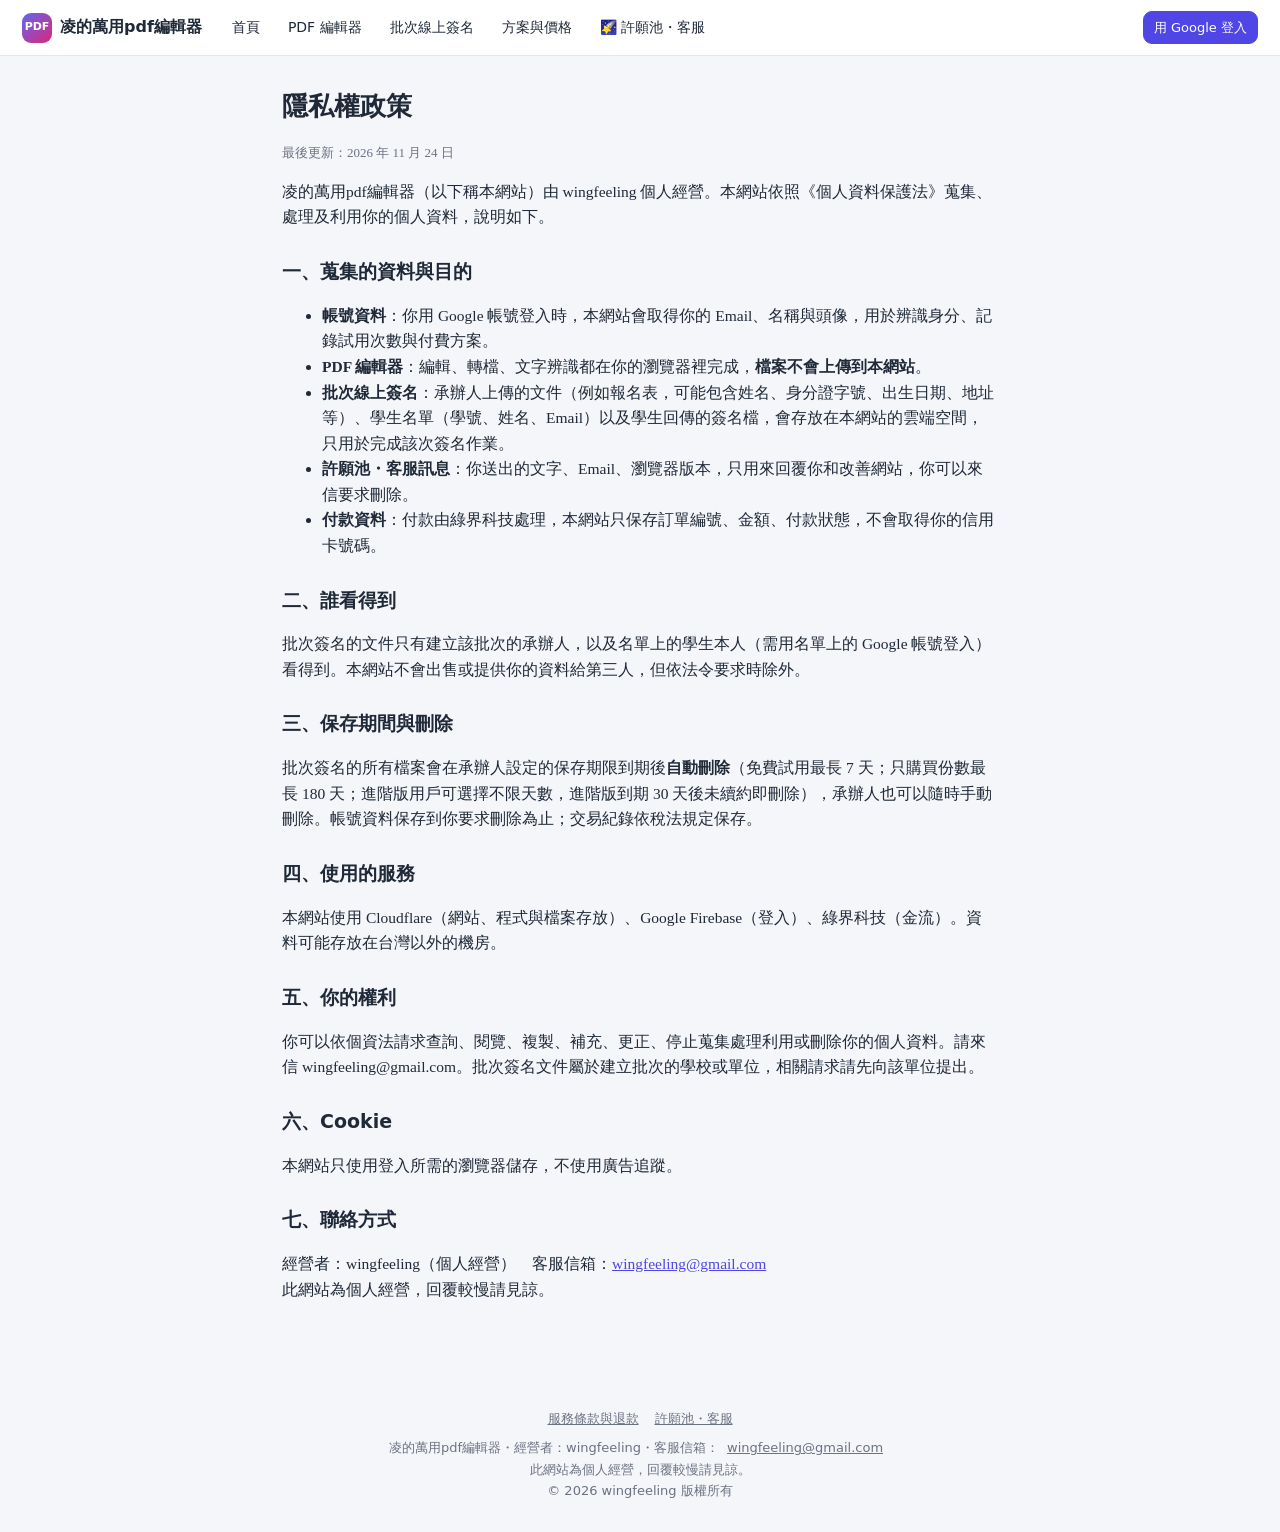
<file: web/privacy.html>
<!doctype html>
<html lang="zh-Hant-TW">
<head><meta charset="utf-8"><meta name="viewport" content="width=device-width,initial-scale=1"><title>隱私權政策｜凌的萬用pdf編輯器</title><link rel="stylesheet" href="css/site.css"></head>
<body><div id="siteHeader"></div>
<div class="wrap narrow doc">
<h1>隱私權政策</h1>
<p class="muted small">最後更新：2026 年 11 月 24 日</p>
<p>凌的萬用pdf編輯器（以下稱本網站）由 wingfeeling 個人經營。本網站依照《個人資料保護法》蒐集、處理及利用你的個人資料，說明如下。</p>
<h2>一、蒐集的資料與目的</h2>
<ul>
<li><b>帳號資料</b>：你用 Google 帳號登入時，本網站會取得你的 Email、名稱與頭像，用於辨識身分、記錄試用次數與付費方案。</li>
<li><b>PDF 編輯器</b>：編輯、轉檔、文字辨識都在你的瀏覽器裡完成，<b>檔案不會上傳到本網站</b>。</li>
<li><b>批次線上簽名</b>：承辦人上傳的文件（例如報名表，可能包含姓名、身分證字號、出生日期、地址等）、學生名單（學號、姓名、Email）以及學生回傳的簽名檔，會存放在本網站的雲端空間，只用於完成該次簽名作業。</li>
<li><b>許願池・客服訊息</b>：你送出的文字、Email、瀏覽器版本，只用來回覆你和改善網站，你可以來信要求刪除。</li>
<li><b>付款資料</b>：付款由綠界科技處理，本網站只保存訂單編號、金額、付款狀態，不會取得你的信用卡號碼。</li>
</ul>
<h2>二、誰看得到</h2>
<p>批次簽名的文件只有建立該批次的承辦人，以及名單上的學生本人（需用名單上的 Google 帳號登入）看得到。本網站不會出售或提供你的資料給第三人，但依法令要求時除外。</p>
<h2>三、保存期間與刪除</h2>
<p>批次簽名的所有檔案會在承辦人設定的保存期限到期後<b>自動刪除</b>（免費試用最長 7 天；只購買份數最長 180 天；進階版用戶可選擇不限天數，進階版到期 30 天後未續約即刪除），承辦人也可以隨時手動刪除。帳號資料保存到你要求刪除為止；交易紀錄依稅法規定保存。</p>
<h2>四、使用的服務</h2>
<p>本網站使用 Cloudflare（網站、程式與檔案存放）、Google Firebase（登入）、綠界科技（金流）。資料可能存放在台灣以外的機房。</p>
<h2>五、你的權利</h2>
<p>你可以依個資法請求查詢、閱覽、複製、補充、更正、停止蒐集處理利用或刪除你的個人資料。請來信 wingfeeling@gmail.com。批次簽名文件屬於建立批次的學校或單位，相關請求請先向該單位提出。</p>
<h2>六、Cookie</h2>
<p>本網站只使用登入所需的瀏覽器儲存，不使用廣告追蹤。</p>
<h2>七、聯絡方式</h2>
<p>經營者：wingfeeling（個人經營）　客服信箱：<a href="mailto:wingfeeling@gmail.com">wingfeeling@gmail.com</a><br>此網站為個人經營，回覆較慢請見諒。</p>
</div>
<footer><a href="terms.html">服務條款與退款</a></footer>
<script src="js/config.js"></script><script src="js/app.js"></script><script>App.header('')</script>
</body></html>
</file>
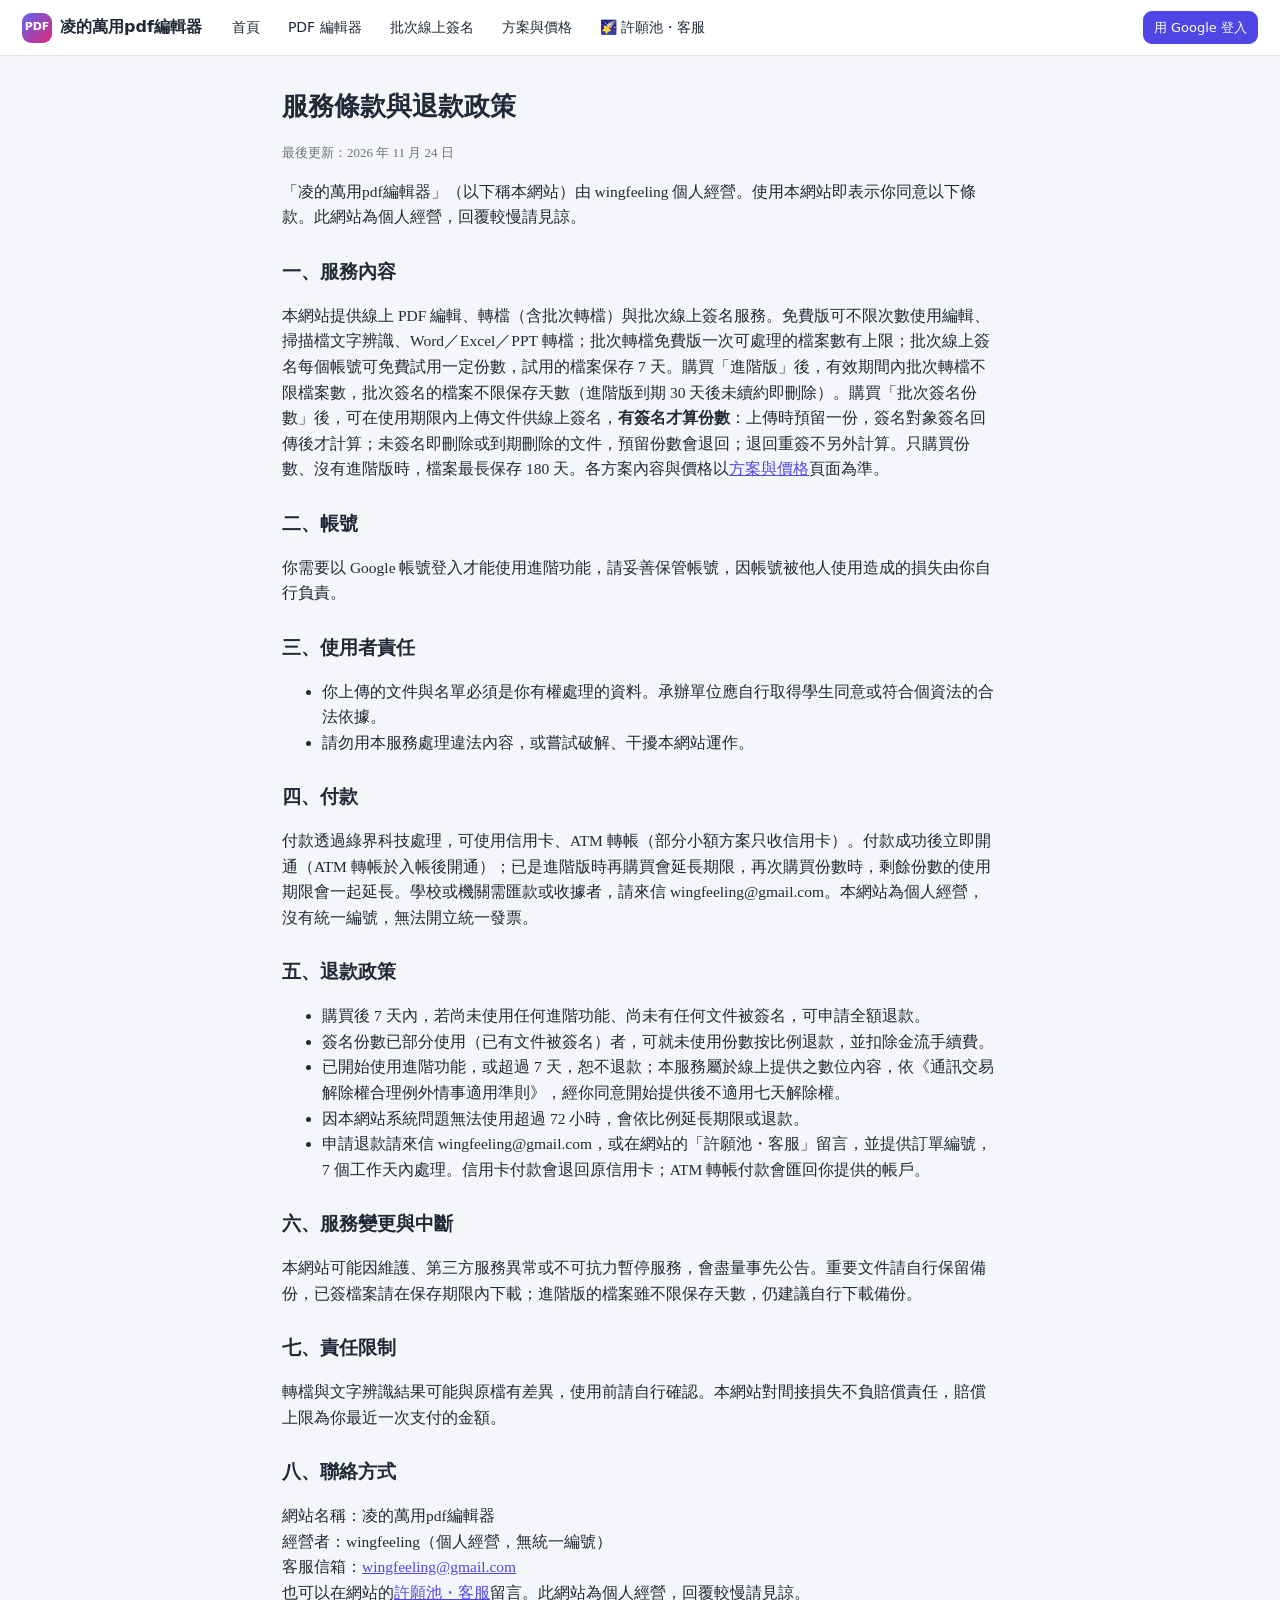
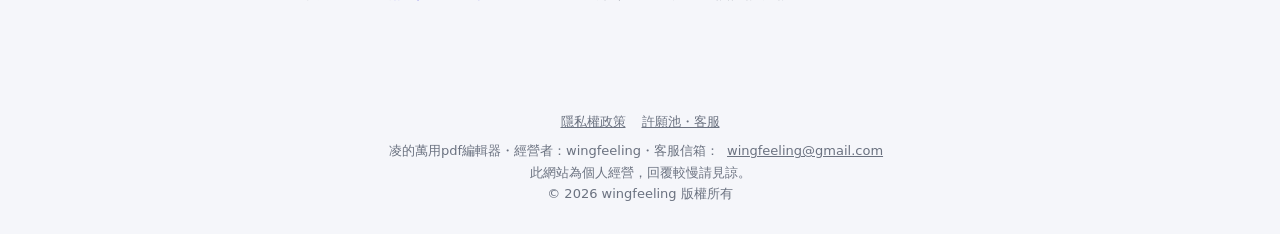
<file: web/terms.html>
<!doctype html>
<html lang="zh-Hant-TW">
<head><meta charset="utf-8"><meta name="viewport" content="width=device-width,initial-scale=1"><title>服務條款與退款政策｜凌的萬用pdf編輯器</title><link rel="stylesheet" href="css/site.css"></head>
<body><div id="siteHeader"></div>
<div class="wrap narrow doc">
<h1>服務條款與退款政策</h1>
<p class="muted small">最後更新：2026 年 11 月 24 日</p>
<p>「凌的萬用pdf編輯器」（以下稱本網站）由 wingfeeling 個人經營。使用本網站即表示你同意以下條款。此網站為個人經營，回覆較慢請見諒。</p>
<h2>一、服務內容</h2>
<p>本網站提供線上 PDF 編輯、轉檔（含批次轉檔）與批次線上簽名服務。免費版可不限次數使用編輯、掃描檔文字辨識、Word／Excel／PPT 轉檔；批次轉檔免費版一次可處理的檔案數有上限；批次線上簽名每個帳號可免費試用一定份數，試用的檔案保存 7 天。購買「進階版」後，有效期間內批次轉檔不限檔案數，批次簽名的檔案不限保存天數（進階版到期 30 天後未續約即刪除）。購買「批次簽名份數」後，可在使用期限內上傳文件供線上簽名，<b>有簽名才算份數</b>：上傳時預留一份，簽名對象簽名回傳後才計算；未簽名即刪除或到期刪除的文件，預留份數會退回；退回重簽不另外計算。只購買份數、沒有進階版時，檔案最長保存 180 天。各方案內容與價格以<a href="pricing.html">方案與價格</a>頁面為準。</p>
<h2>二、帳號</h2>
<p>你需要以 Google 帳號登入才能使用進階功能，請妥善保管帳號，因帳號被他人使用造成的損失由你自行負責。</p>
<h2>三、使用者責任</h2>
<ul><li>你上傳的文件與名單必須是你有權處理的資料。承辦單位應自行取得學生同意或符合個資法的合法依據。</li>
<li>請勿用本服務處理違法內容，或嘗試破解、干擾本網站運作。</li></ul>
<h2>四、付款</h2>
<p>付款透過綠界科技處理，可使用信用卡、ATM 轉帳（部分小額方案只收信用卡）。付款成功後立即開通（ATM 轉帳於入帳後開通）；已是進階版時再購買會延長期限，再次購買份數時，剩餘份數的使用期限會一起延長。學校或機關需匯款或收據者，請來信 wingfeeling@gmail.com。本網站為個人經營，沒有統一編號，無法開立統一發票。</p>
<h2>五、退款政策</h2>
<ul><li>購買後 7 天內，若尚未使用任何進階功能、尚未有任何文件被簽名，可申請全額退款。</li>
<li>簽名份數已部分使用（已有文件被簽名）者，可就未使用份數按比例退款，並扣除金流手續費。</li>
<li>已開始使用進階功能，或超過 7 天，恕不退款；本服務屬於線上提供之數位內容，依《通訊交易解除權合理例外情事適用準則》，經你同意開始提供後不適用七天解除權。</li>
<li>因本網站系統問題無法使用超過 72 小時，會依比例延長期限或退款。</li>
<li>申請退款請來信 wingfeeling@gmail.com，或在網站的「許願池・客服」留言，並提供訂單編號，7 個工作天內處理。信用卡付款會退回原信用卡；ATM 轉帳付款會匯回你提供的帳戶。</li></ul>
<h2>六、服務變更與中斷</h2>
<p>本網站可能因維護、第三方服務異常或不可抗力暫停服務，會盡量事先公告。重要文件請自行保留備份，已簽檔案請在保存期限內下載；進階版的檔案雖不限保存天數，仍建議自行下載備份。</p>
<h2>七、責任限制</h2>
<p>轉檔與文字辨識結果可能與原檔有差異，使用前請自行確認。本網站對間接損失不負賠償責任，賠償上限為你最近一次支付的金額。</p>
<h2>八、聯絡方式</h2>
<p>網站名稱：凌的萬用pdf編輯器<br>經營者：wingfeeling（個人經營，無統一編號）<br>客服信箱：<a href="mailto:wingfeeling@gmail.com">wingfeeling@gmail.com</a><br>也可以在網站的<a href="wish.html?t=bug">許願池・客服</a>留言。此網站為個人經營，回覆較慢請見諒。</p>
</div>
<footer><a href="privacy.html">隱私權政策</a></footer>
<script src="js/config.js"></script><script src="js/app.js"></script><script>App.header('')</script>
</body></html>
</file>
<file: web/css/site.css>
:root{--bg:#f5f6fa;--panel:#fff;--line:#e5e7eb;--text:#1f2937;--muted:#6b7280;--accent:#4f46e5;--accent-soft:#eef2ff;--ok:#059669;--warn:#d97706;--danger:#dc2626;
--font:"Noto Sans TC","PingFang TC","Microsoft JhengHei",system-ui,sans-serif;--serif:"Noto Serif TC","Songti TC",serif}
*{box-sizing:border-box}html,body{margin:0}body{font-family:var(--font);color:var(--text);background:var(--bg);line-height:1.65}
a{color:var(--accent)}
.hd{display:flex;align-items:center;gap:18px;padding:10px 22px;background:#fff;border-bottom:1px solid var(--line);flex-wrap:wrap}
.logo{display:flex;align-items:center;gap:8px;font-weight:700;color:var(--text);text-decoration:none;white-space:nowrap}
.logo i{width:30px;height:30px;border-radius:9px;background:linear-gradient(135deg,#6366f1,#db2777);display:inline-grid;place-items:center;color:#fff;font-style:normal;font-size:11px;font-weight:800}
.hd nav{display:flex;gap:4px;flex-wrap:wrap;flex:1}.hd nav a{padding:6px 12px;border-radius:8px;color:var(--text);text-decoration:none;font-size:14px}.hd nav a:hover{background:#f3f4f6}.hd nav a.on{background:var(--accent-soft);color:var(--accent)}
.acct{display:flex;align-items:center;gap:8px;text-decoration:none;color:var(--text);font-size:13.5px}.acct img,.av{width:28px;height:28px;border-radius:50%}.av{display:inline-grid;place-items:center;background:#c7d2fe;color:#3730a3;font-weight:700}
.wrap{max-width:1180px;margin:0 auto;padding:26px 22px 60px}
.narrow{max-width:760px}
h1{font-size:26px;margin:4px 0 6px}h2{font-size:19px;margin:26px 0 10px}h3{font-size:16px;margin:0 0 8px}
.sub{color:var(--muted);margin:0 0 18px}
.card{background:#fff;border:1px solid var(--line);border-radius:14px;padding:18px 20px;margin-bottom:16px}
.btn{display:inline-flex;align-items:center;justify-content:center;gap:6px;padding:8px 14px;border:1px solid var(--line);background:#fff;border-radius:9px;cursor:pointer;font:inherit;font-size:14px;color:var(--text);text-decoration:none;white-space:nowrap}
.btn:hover{background:#f9fafb}.btn.primary{background:var(--accent);border-color:var(--accent);color:#fff}.btn.primary:hover{background:#4338ca}
.btn.danger{color:var(--danger)}.btn.sm{padding:5px 10px;font-size:13px}.btn:disabled{opacity:.45;cursor:default}
input[type=text],input[type=email],input[type=date],input[type=number],textarea,select{font:inherit;font-size:14px;padding:7px 10px;border:1px solid var(--line);border-radius:8px;background:#fff;width:100%}
textarea{min-height:80px}
label.f{display:block;margin:10px 0}label.f>span{display:block;font-size:13px;color:var(--muted);margin-bottom:4px}
.row{display:flex;gap:10px;align-items:center;flex-wrap:wrap}
.grid{display:grid;grid-template-columns:repeat(auto-fit,minmax(240px,1fr));gap:14px}
.muted{color:var(--muted)}.small{font-size:13px}
.pill{display:inline-block;background:#f3f4f6;color:#4b5563;font-size:12px;border-radius:20px;padding:1px 10px;white-space:nowrap}
.st-pending{background:#f3f4f6;color:#4b5563}.st-sent{background:#e0f2fe;color:#0369a1}.st-signed{background:#d1fae5;color:#047857}.st-returned{background:#fee2e2;color:#b91c1c}.st-partial{background:#fef3c7;color:#92400e}
table.t{width:100%;border-collapse:collapse;font-size:13.5px;background:#fff}
table.t th,table.t td{border-bottom:1px solid var(--line);padding:8px 8px;text-align:left;vertical-align:middle}
table.t th{background:#f8fafc;font-weight:600;color:#374151;position:sticky;top:0;z-index:1}
table.t tr:hover td{background:#fafbff}
.tablebox{overflow:auto;border:1px solid var(--line);border-radius:12px;max-height:68vh}
.notice{border-radius:10px;padding:10px 14px;margin:10px 0;font-size:14px}
.notice.info{background:#eff6ff;color:#1e40af}.notice.warn{background:#fffbeb;color:#92400e}.notice.err{background:#fef2f2;color:#991b1b}.notice.ok{background:#ecfdf5;color:#065f46}
#toast{position:fixed;left:50%;bottom:22px;transform:translateX(-50%);background:#111827;color:#fff;padding:10px 16px;border-radius:10px;font-size:14px;max-width:min(640px,92vw);opacity:0;pointer-events:none;transition:opacity .2s;z-index:200}
#toast.on{opacity:1}
.modal{position:fixed;inset:0;background:rgba(15,23,42,.45);display:none;place-items:center;z-index:100;padding:16px}.modal.on{display:grid}
.modal .box{background:#fff;border-radius:16px;padding:20px 22px;width:min(640px,100%);max-height:calc(100vh - 32px);overflow:auto}
.drop{border:2px dashed #c7cedb;border-radius:14px;padding:22px;text-align:center;background:#fafbff;cursor:pointer}
.drop.over{border-color:var(--accent);background:var(--accent-soft)}
.price{font-size:32px;font-weight:800}.price small{font-size:14px;color:var(--muted);font-weight:400}
.hero{padding:48px 0 18px;text-align:center}.hero h1{font-size:34px;font-family:var(--serif)}.hero p{color:var(--muted);font-size:16.5px;max-width:640px;margin:8px auto 22px}
.feat h3{display:flex;gap:8px;align-items:center}
.doc{font-family:var(--serif);font-size:15.5px}.doc h2{font-family:var(--font)}
footer{text-align:center;color:var(--muted);font-size:13px;padding:30px 10px}
footer a{color:var(--muted);margin:0 8px}
</file>
